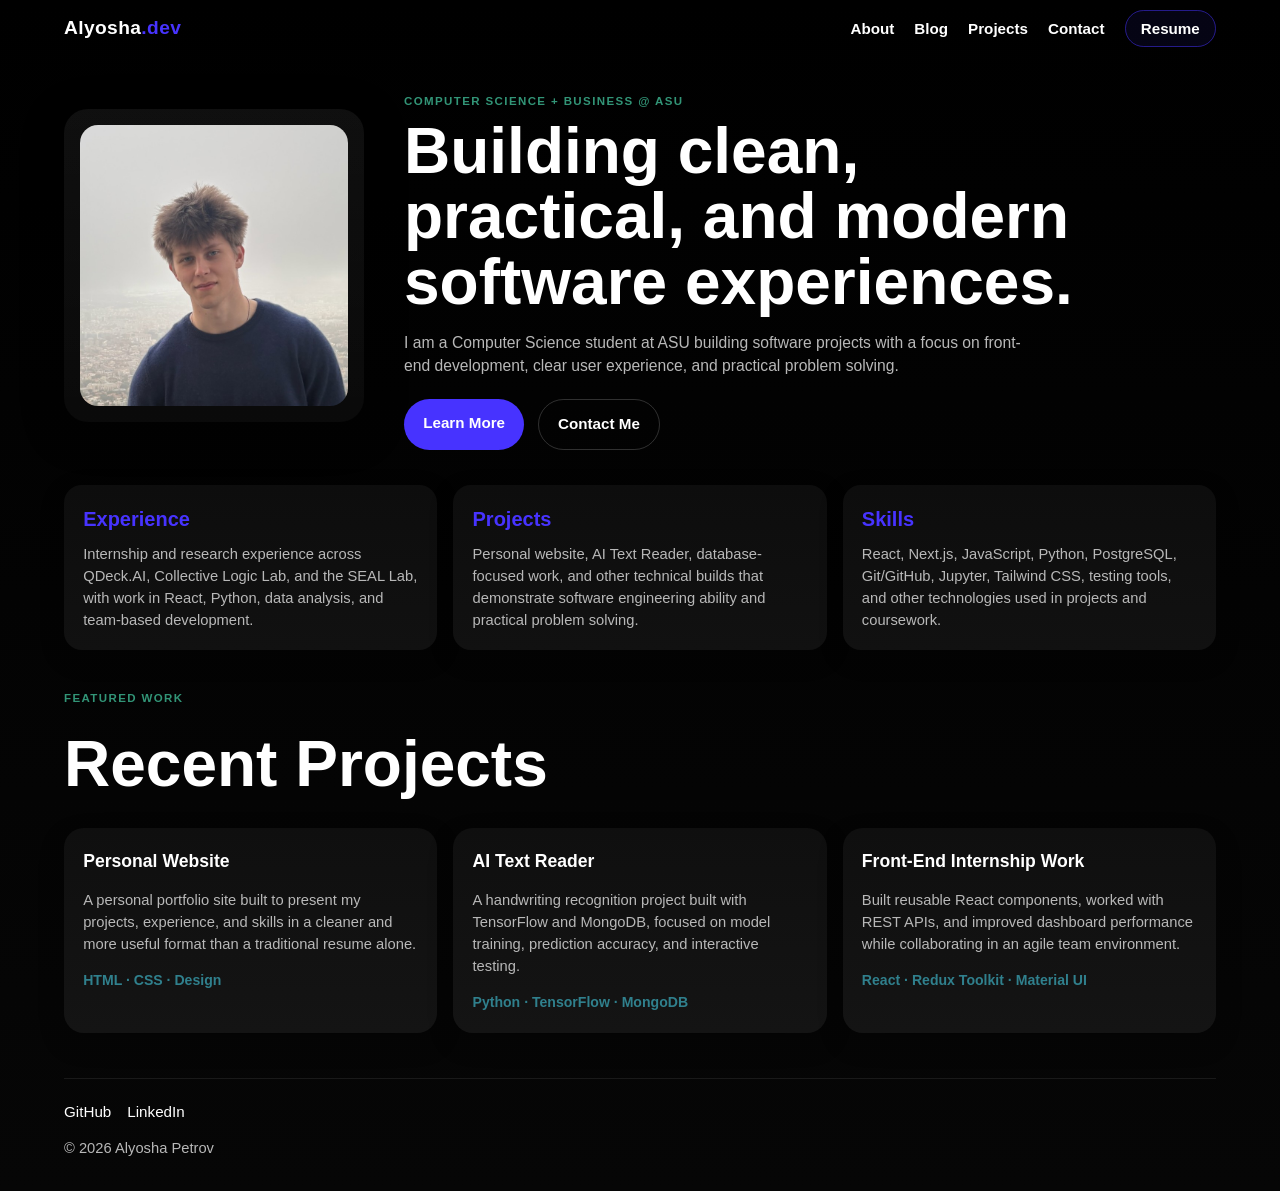
<file: index.html>
<!DOCTYPE html>
<html lang="en">
<head>
  <meta charset="UTF-8">
  <meta name="viewport" content="width=device-width, initial-scale=1.0">
  <meta name="description" content="Personal portfolio website for Alyosha Petrov.">
  <title>Alyosha Petrov | Portfolio</title>
  <link rel="stylesheet" href="style.css">

  <!-- Google tag (gtag.js) -->
<script async src="https://www.googletagmanager.com/gtag/js?id=G-X7VSQM3P6F"></script>
<script>
  window.dataLayer = window.dataLayer || [];
  function gtag(){dataLayer.push(arguments);}
  gtag('js', new Date());

  gtag('config', 'G-X7VSQM3P6F');
</script>

</head>
<body>
  <header class="site-header">
    <a href="index.html" class="logo">Alyosha<span>.dev</span></a>

    <nav class="site-nav">
      <ul>
        <li><a href="about.html">About</a></li>
        <li><a href="blog.html">Blog</a></li>
        <li><a href="projects.html">Projects</a></li>
        <li><a href="contact.html">Contact</a></li>
        <li><a class="resume-btn" href="resume.html">Resume</a></li>
      </ul>
    </nav>
  </header>

  <main>
    <section class="hero">
      <div class="hero-image">
        <img src="IMG_1624.JPG" alt="Headshot of Alyosha Petrov">
      </div>

      <div class="hero-text">
        <p class="eyebrow">Computer Science + Business @ ASU</p>
        <h1>Building clean, practical, and modern software experiences.</h1>
        <p class="hero-description">
          I am a Computer Science student at ASU building software projects with a focus
          on front-end development, clear user experience, and practical problem solving.
        </p>

        <div class="hero-buttons">
          <a class="primary-btn" href="about.html">Learn More</a>
          <a class="secondary-btn" href="contact.html">Contact Me</a>
        </div>
      </div>
    </section>

    <section class="highlights">
      <article class="highlight-card">
        <h2>Experience</h2>
        <p>
          Internship and research experience across QDeck.AI, Collective Logic Lab,
          and the SEAL Lab, with work in React, Python, data analysis, and team-based
          development.
        </p>
      </article>

      <article class="highlight-card">
        <h2>Projects</h2>
        <p>
          Personal website, AI Text Reader, database-focused work, and other technical
          builds that demonstrate software engineering ability and practical problem solving.
        </p>
      </article>

      <article class="highlight-card">
        <h2>Skills</h2>
        <p>
          React, Next.js, JavaScript, Python, PostgreSQL, Git/GitHub, Jupyter,
          Tailwind CSS, testing tools, and other technologies used in projects and coursework.
        </p>
      </article>
    </section>

    <section class="projects-preview">
      <div class="section-heading">
        <p class="eyebrow">Featured Work</p>
        <h2>Recent Projects</h2>
      </div>

      <div class="project-grid">
        <article class="project-card">
          <h3>Personal Website</h3>
          <p>
            A personal portfolio site built to present my projects, experience, and
            skills in a cleaner and more useful format than a traditional resume alone.
          </p>
          <span>HTML · CSS · Design</span>
        </article>

        <article class="project-card">
          <h3>AI Text Reader</h3>
          <p>
            A handwriting recognition project built with TensorFlow and MongoDB,
            focused on model training, prediction accuracy, and interactive testing.
          </p>
          <span>Python · TensorFlow · MongoDB</span>
        </article>

        <article class="project-card">
          <h3>Front-End Internship Work</h3>
          <p>
            Built reusable React components, worked with REST APIs, and improved
            dashboard performance while collaborating in an agile team environment.
          </p>
          <span>React · Redux Toolkit · Material UI</span>
        </article>
      </div>
    </section>
  </main>

  <footer class="site-footer">
    <div class="footer-links">
      <a href="https://github.com/alyoshavp" target="_blank">GitHub</a>
      <a href="https://www.linkedin.com/in/alexey-alyosha-petrov/" target="_blank">LinkedIn</a>
    </div>
    <p>&copy; 2026 Alyosha Petrov</p>
  </footer>
</body>
</html>
</file>
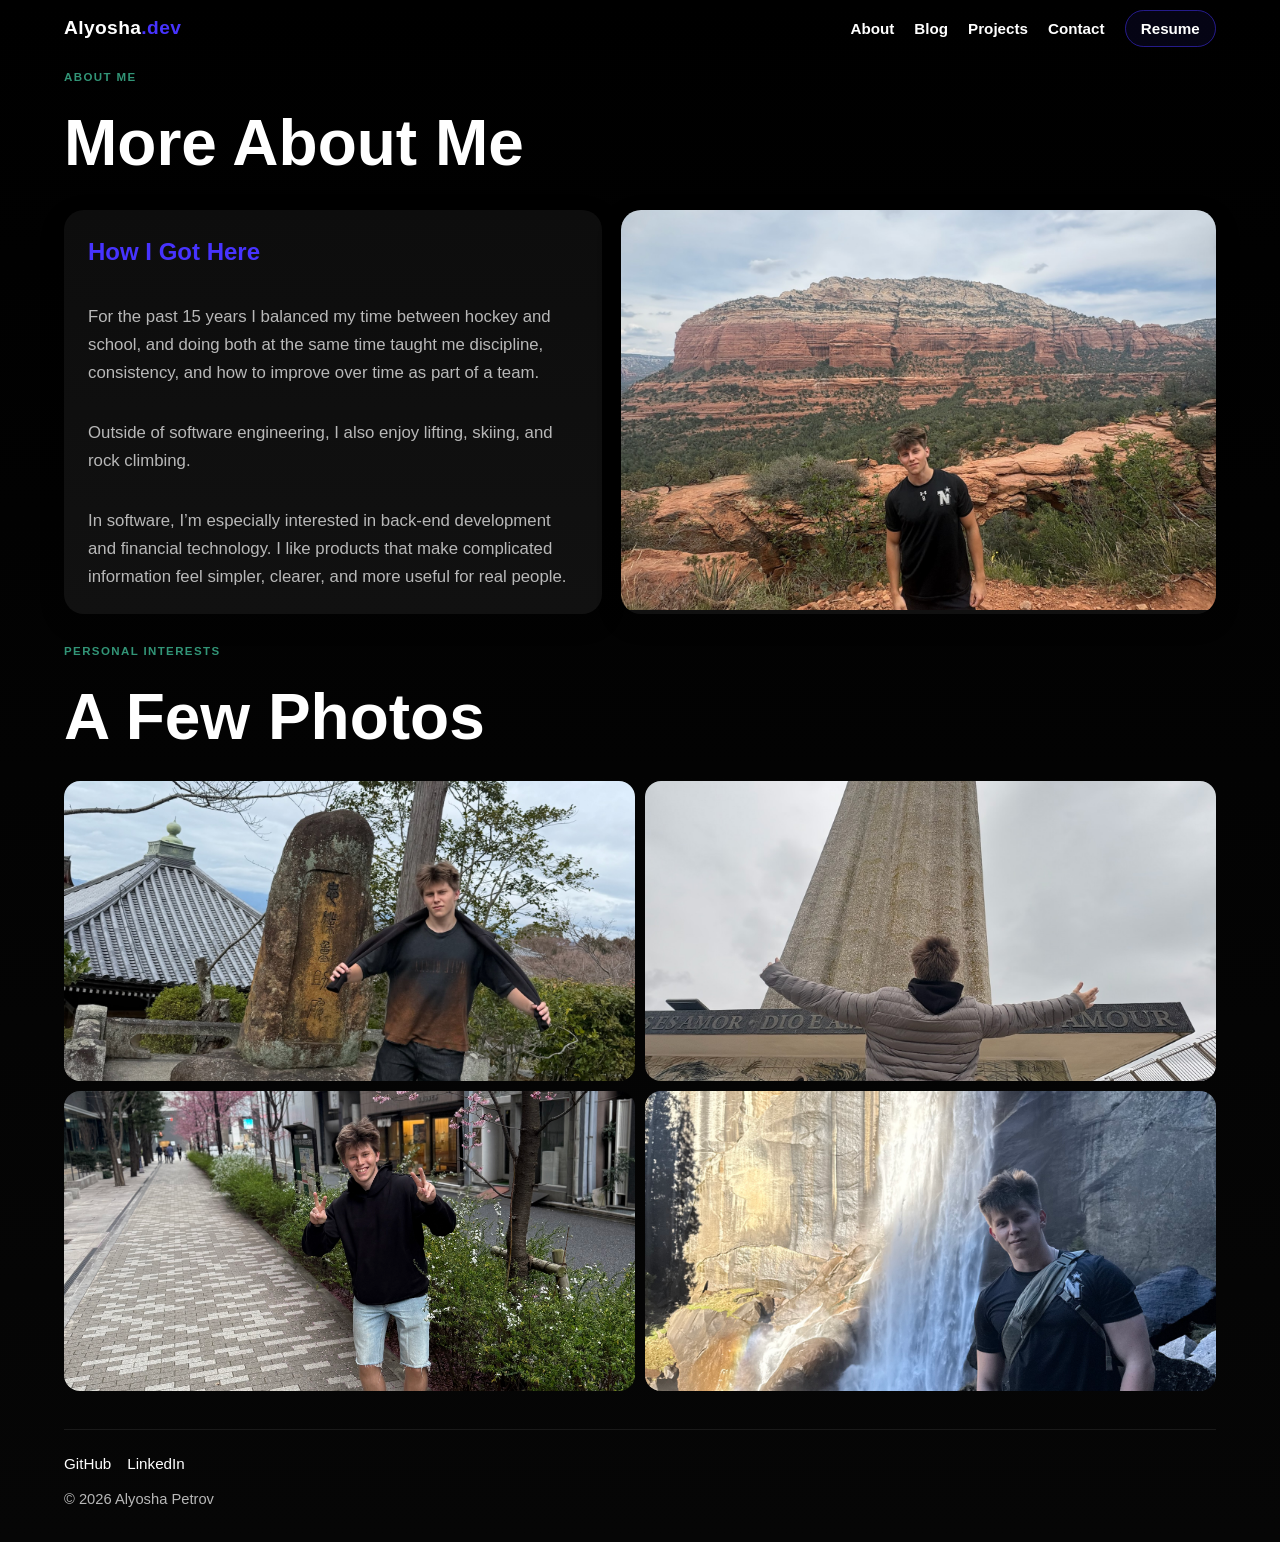
<file: about.html>
<!DOCTYPE html>
<html lang="en">
<head>
  <meta charset="UTF-8">
  <meta name="viewport" content="width=device-width, initial-scale=1.0">
  <meta name="description" content="About page for Alyosha Petrov's portfolio.">
  <title>About | Alyosha Petrov</title>
  <link rel="stylesheet" href="style.css">

  <!-- Google tag (gtag.js) -->
<script async src="https://www.googletagmanager.com/gtag/js?id=G-X7VSQM3P6F"></script>
<script>
  window.dataLayer = window.dataLayer || [];
  function gtag(){dataLayer.push(arguments);}
  gtag('js', new Date());

  gtag('config', 'G-X7VSQM3P6F');
</script>

</head>
<body>
  <header class="site-header">
    <a href="index.html" class="logo">Alyosha<span>.dev</span></a>

    <nav class="site-nav">
      <ul>
        <li><a href="about.html">About</a></li>
        <li><a href="blog.html">Blog</a></li>
        <li><a href="projects.html">Projects</a></li>
        <li><a href="contact.html">Contact</a></li>
        <li><a class="resume-btn" href="resume.html">Resume</a></li>
      </ul>
    </nav>
  </header>

  <main class="about-page">
    <section class="about-hero">
      <div class="section-heading">
        <p class="eyebrow">About Me</p>
        <h1>More About Me</h1>
      </div>
    </section>

    <section class="about-split">
      <div class="about-text-card">
        <h2>How I Got Here</h2>
        <p>
          For the past 15 years I balanced my time between hockey and school, and doing both at the
          same time taught me discipline, consistency, and how to improve over time as part of a team.
        </p>

        <p>
          Outside of software engineering, I also enjoy lifting, skiing, and rock climbing.
        </p>

        <p>
          In software, I’m especially interested in back-end development and financial technology.
          I like products that make complicated information feel simpler, clearer, and more useful
          for real people.
        </p>
      </div>

      <div class="about-image-card">
        <img src="IMG_0140.JPG" alt="Photo of Alyosha Petrov outdoors">
      </div>
    </section>

    <section class="about-gallery-section">
      <div class="section-heading">
        <p class="eyebrow">Personal Interests</p>
        <h2>A Few Photos</h2>
      </div>

      <div class="about-collage">
        <div class="collage-photo">
          <img src="IMG_0714.JPG" alt="Alyosha Petrov personal photo">
        </div>
        <div class="collage-photo">
          <img src="IMG_1020.JPG" alt="Alyosha Petrov travel photo">
        </div>
        <div class="collage-photo">
          <img src="IMG_6453.jpeg" alt="Alyosha Petrov outdoors photo">
        </div>
        <div class="collage-photo">
          <img src="IMG_8856.jpeg" alt="Alyosha Petrov lifestyle photo">
        </div>
      </div>
    </section>
  </main>

  <footer class="site-footer">
    <div class="footer-links">
      <a href="https://github.com/alyoshavp" target="_blank">GitHub</a>
      <a href="https://www.linkedin.com/in/alexey-alyosha-petrov/" target="_blank">LinkedIn</a>
    </div>
    <p>&copy; 2026 Alyosha Petrov</p>
  </footer>
</body>
</html>
</file>
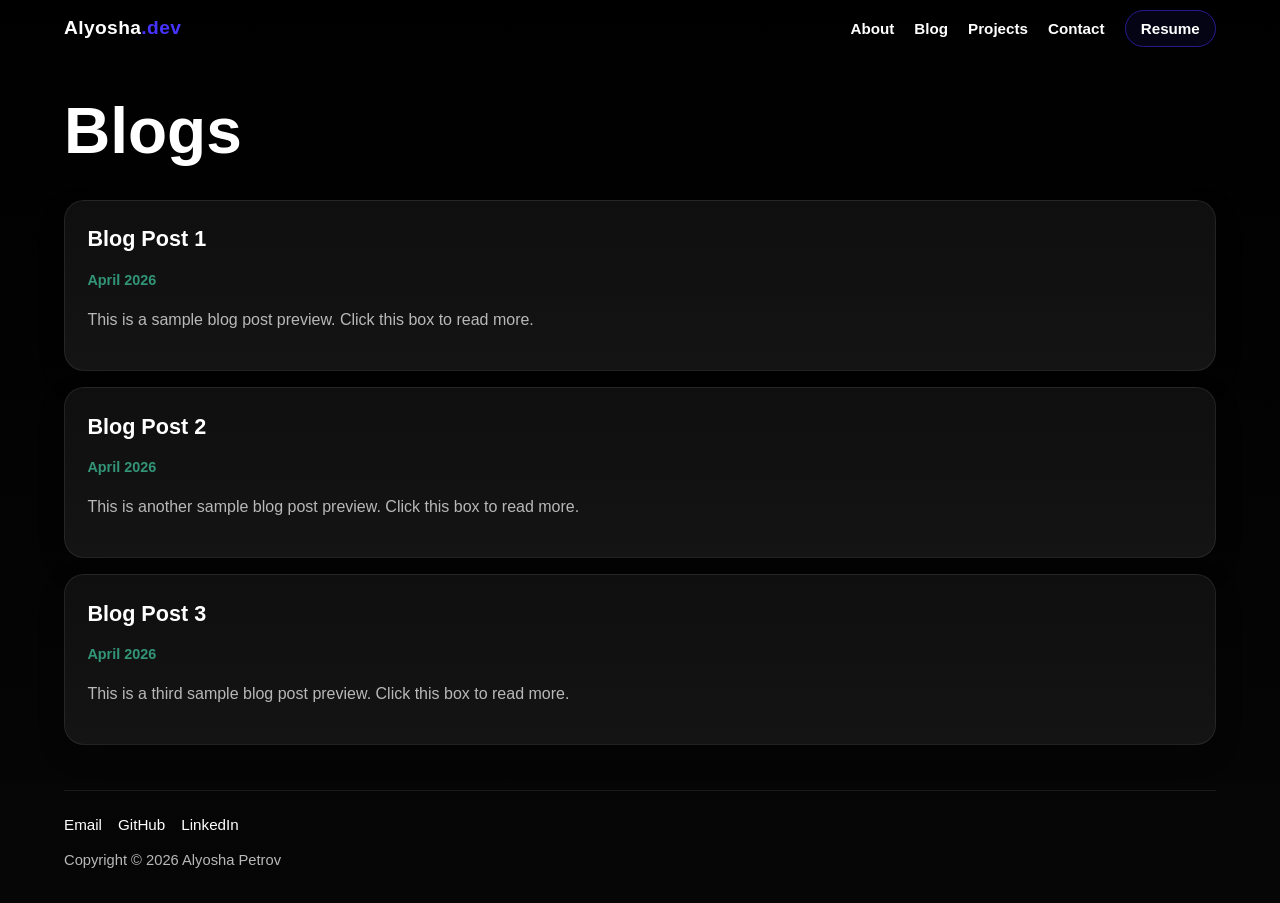
<file: blog.html>
<!DOCTYPE html>
<html lang="en">
<head>
  <meta charset="UTF-8">
  <meta name="viewport" content="width=device-width, initial-scale=1.0">
  <meta name="description" content="Blog page for Alyosha Petrov's portfolio.">
  <title>Alyosha Petrov | Blog</title>
  <link rel="stylesheet" href="style.css">

  <!-- Google tag (gtag.js) -->
  <script async src="https://www.googletagmanager.com/gtag/js?id=G-X7VSQM3P6F"></script>
  <script>
    window.dataLayer = window.dataLayer || [];
    function gtag(){dataLayer.push(arguments);}
    gtag('js', new Date());

    gtag('config', 'G-X7VSQM3P6F');
  </script>
</head>

<body>
  <header class="site-header">
    <a href="index.html" class="logo">Alyosha<span>.dev</span></a>

    <nav class="site-nav">
      <ul>
        <li><a href="about.html">About</a></li>
        <li><a href="blog.html">Blog</a></li>
        <li><a href="projects.html">Projects</a></li>
        <li><a href="contact.html">Contact</a></li>
        <li><a class="resume-btn" href="resume.html">Resume</a></li>
      </ul>
    </nav>
  </header>

  <main>
    <section class="page-hero">
      <h1>Blogs</h1>
    </section>

    <section class="blog-list">
      <a class="blog-row" href="blog1.html">
        <div>
          <h2>Blog Post 1</h2>
          <p class="blog-date">April 2026</p>
          <p>
            This is a sample blog post preview. Click this box to read more.
          </p>
        </div>
      </a>

      <a class="blog-row" href="blog2.html">
        <div>
          <h2>Blog Post 2</h2>
          <p class="blog-date">April 2026</p>
          <p>
            This is another sample blog post preview. Click this box to read more.
          </p>
        </div>
      </a>

      <a class="blog-row" href="blog3.html">
        <div>
          <h2>Blog Post 3</h2>
          <p class="blog-date">April 2026</p>
          <p>
            This is a third sample blog post preview. Click this box to read more.
          </p>
        </div>
      </a>
    </section>
  </main>

  <footer class="site-footer">
    <div class="footer-links">
      <a href="mailto:alyoshapetrov@icloud.com">Email</a>
      <a href="https://github.com/alyoshavp" target="_blank">GitHub</a>
      <a href="https://www.linkedin.com/in/alexey-alyosha-petrov/" target="_blank">LinkedIn</a>
    </div>

    <p>Copyright © 2026 Alyosha Petrov</p>
  </footer>
</body>
</html>
</file>
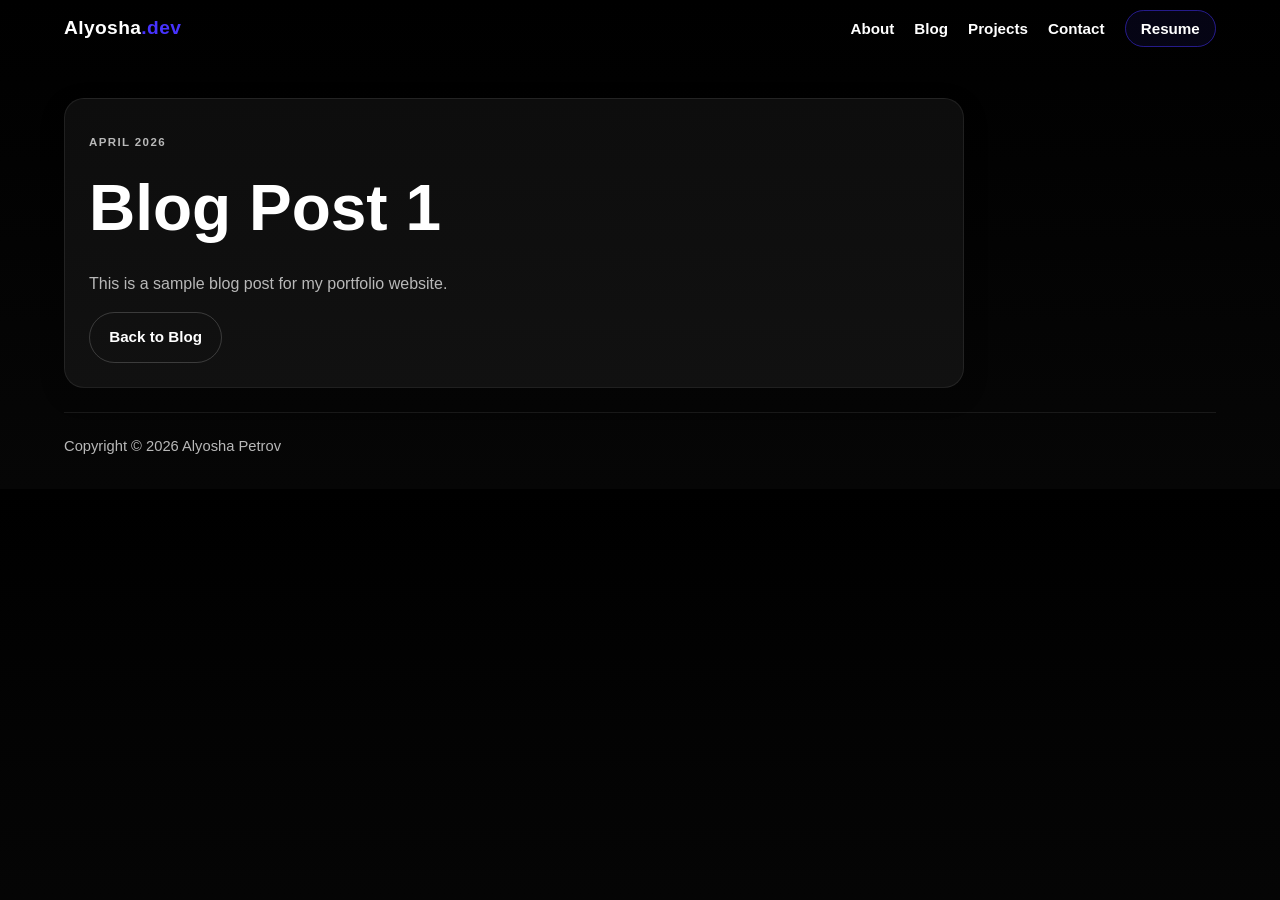
<file: blog1.html>
<!DOCTYPE html>
<html lang="en">
<head>
  <meta charset="UTF-8">
  <meta name="viewport" content="width=device-width, initial-scale=1.0">
  <meta name="description" content="Blog post 1 for Alyosha Petrov's portfolio.">
  <title>Alyosha Petrov | Blog Post 1</title>
  <link rel="stylesheet" href="style.css">

  <!-- Google tag (gtag.js) -->
  <script async src="https://www.googletagmanager.com/gtag/js?id=G-X7VSQM3P6F"></script>
  <script>
    window.dataLayer = window.dataLayer || [];
    function gtag(){dataLayer.push(arguments);}
    gtag('js', new Date());

    gtag('config', 'G-X7VSQM3P6F');
  </script>
</head>

<body>
  <header class="site-header">
    <a href="index.html" class="logo">Alyosha<span>.dev</span></a>

    <nav class="site-nav">
      <ul>
        <li><a href="about.html">About</a></li>
        <li><a href="blog.html">Blog</a></li>
        <li><a href="projects.html">Projects</a></li>
        <li><a href="contact.html">Contact</a></li>
        <li><a class="resume-btn" href="resume.html">Resume</a></li>
      </ul>
    </nav>
  </header>

  <main>
    <article class="content-card blog-post">
      <p class="eyebrow">April 2026</p>
      <h1>Blog Post 1</h1>
      <p>
        This is a sample blog post for my portfolio website.
      </p>
     

      <a class="secondary-link" href="blog.html">Back to Blog</a>
    </article>
  </main>

  <footer class="site-footer">
    <p>Copyright © 2026 Alyosha Petrov</p>
  </footer>
</body>
</html>
</file>
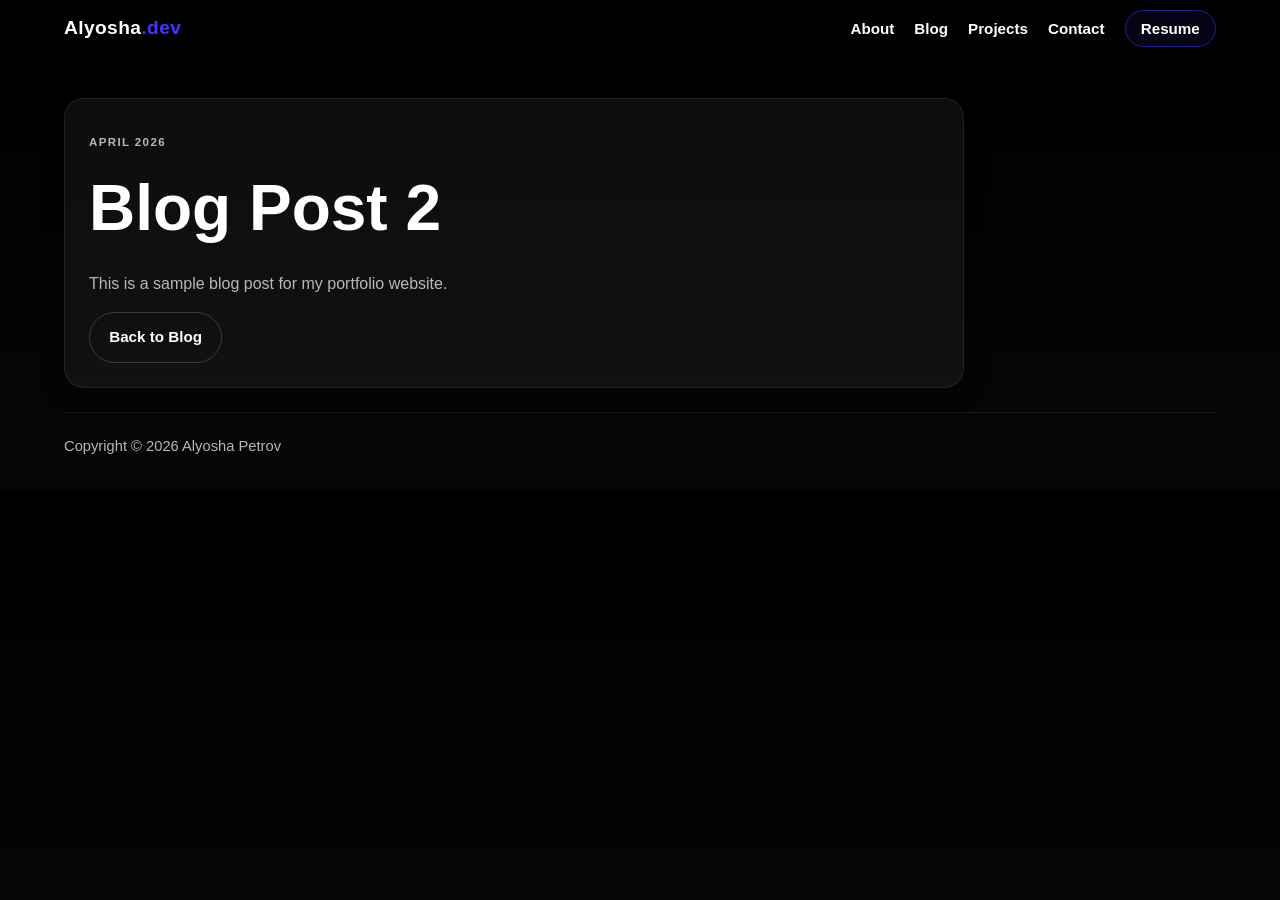
<file: blog2.html>
<!DOCTYPE html>
<html lang="en">
<head>
  <meta charset="UTF-8">
  <meta name="viewport" content="width=device-width, initial-scale=1.0">
  <meta name="description" content="Blog post 2 for Alyosha Petrov's portfolio.">
  <title>Alyosha Petrov | Blog Post 2</title>
  <link rel="stylesheet" href="style.css">

  <!-- Google tag (gtag.js) -->
  <script async src="https://www.googletagmanager.com/gtag/js?id=G-X7VSQM3P6F"></script>
  <script>
    window.dataLayer = window.dataLayer || [];
    function gtag(){dataLayer.push(arguments);}
    gtag('js', new Date());

    gtag('config', 'G-X7VSQM3P6F');
  </script>
</head>

<body>
  <header class="site-header">
    <a href="index.html" class="logo">Alyosha<span>.dev</span></a>

    <nav class="site-nav">
      <ul>
        <li><a href="about.html">About</a></li>
        <li><a href="blog.html">Blog</a></li>
        <li><a href="projects.html">Projects</a></li>
        <li><a href="contact.html">Contact</a></li>
        <li><a class="resume-btn" href="resume.html">Resume</a></li>
      </ul>
    </nav>
  </header>

  <main>
    <article class="content-card blog-post">
      <p class="eyebrow">April 2026</p>
      <h1>Blog Post 2</h1>
      <p>
        This is a sample blog post for my portfolio website.
      </p>

      <a class="secondary-link" href="blog.html">Back to Blog</a>
    </article>
  </main>

  <footer class="site-footer">
    <p>Copyright © 2026 Alyosha Petrov</p>
  </footer>
</body>
</html>
</file>
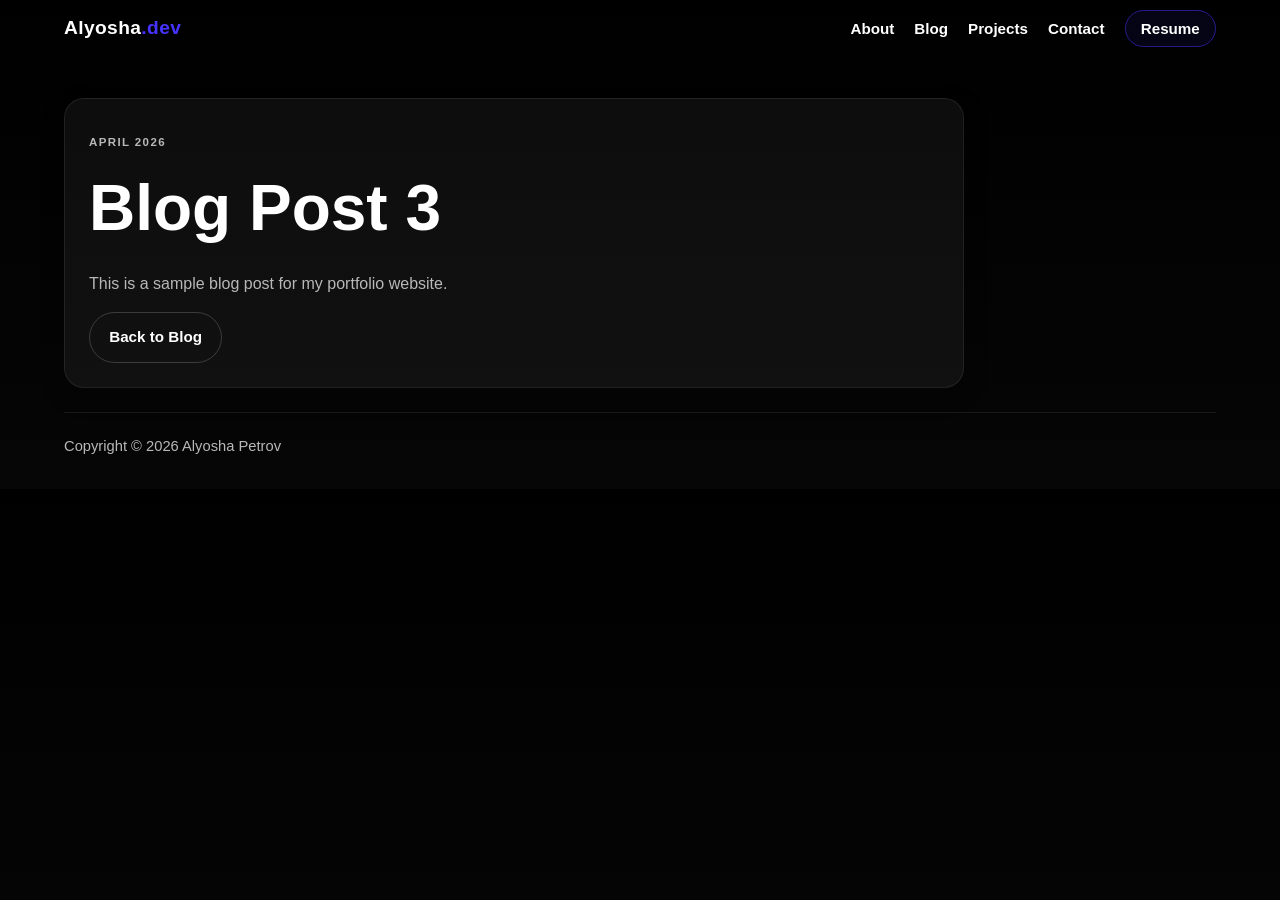
<file: blog3.html>
<!DOCTYPE html>
<html lang="en">
<head>
  <meta charset="UTF-8">
  <meta name="viewport" content="width=device-width, initial-scale=1.0">
  <meta name="description" content="Blog post 3 for Alyosha Petrov's portfolio.">
  <title>Alyosha Petrov | Blog Post 3</title>
  <link rel="stylesheet" href="style.css">

  <!-- Google tag (gtag.js) -->
  <script async src="https://www.googletagmanager.com/gtag/js?id=G-X7VSQM3P6F"></script>
  <script>
    window.dataLayer = window.dataLayer || [];
    function gtag(){dataLayer.push(arguments);}
    gtag('js', new Date());

    gtag('config', 'G-X7VSQM3P6F');
  </script>
</head>

<body>
  <header class="site-header">
    <a href="index.html" class="logo">Alyosha<span>.dev</span></a>

    <nav class="site-nav">
      <ul>
        <li><a href="about.html">About</a></li>
        <li><a href="blog.html">Blog</a></li>
        <li><a href="projects.html">Projects</a></li>
        <li><a href="contact.html">Contact</a></li>
        <li><a class="resume-btn" href="resume.html">Resume</a></li>
      </ul>
    </nav>
  </header>

  <main>
    <article class="content-card blog-post">
      <p class="eyebrow">April 2026</p>
      <h1>Blog Post 3</h1>
      <p>
        This is a sample blog post for my portfolio website.
      </p>

      <a class="secondary-link" href="blog.html">Back to Blog</a>
    </article>
  </main>

  <footer class="site-footer">
    <p>Copyright © 2026 Alyosha Petrov</p>
  </footer>
</body>
</html>
</file>
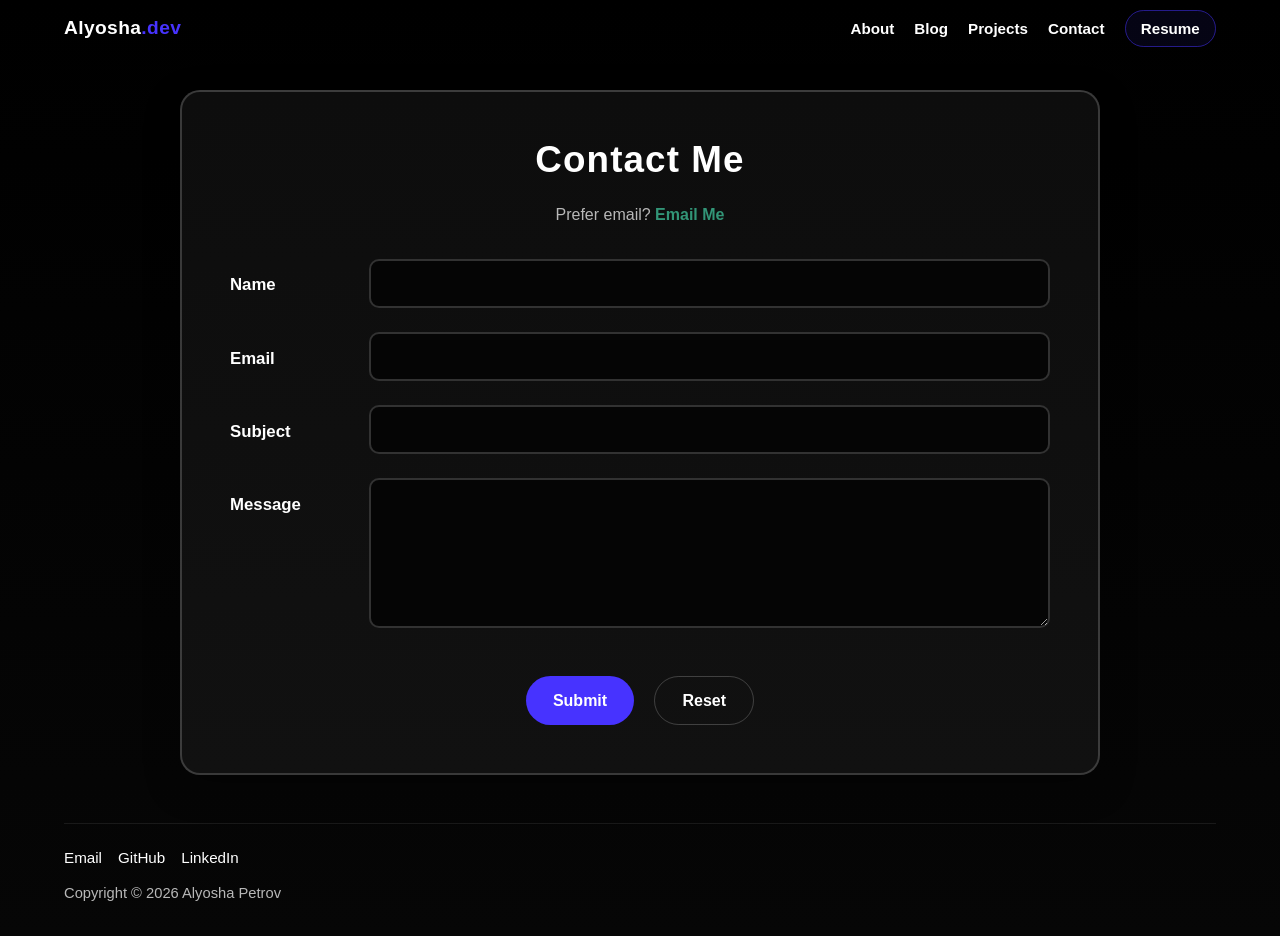
<file: contact.html>
<!DOCTYPE html>
<html lang="en">
<head>
  <meta charset="UTF-8">
  <meta name="viewport" content="width=device-width, initial-scale=1.0">
  <meta name="description" content="Contact page for Alyosha Petrov's portfolio.">
  <title>Alyosha Petrov | Contact</title>
  <link rel="stylesheet" href="style.css">

  <!-- Google tag (gtag.js) -->
  <script async src="https://www.googletagmanager.com/gtag/js?id=G-X7VSQM3P6F"></script>
  <script>
    window.dataLayer = window.dataLayer || [];
    function gtag(){dataLayer.push(arguments);}
    gtag('js', new Date());

    gtag('config', 'G-X7VSQM3P6F');
  </script>
</head>

<body>
  <header class="site-header">
    <a href="index.html" class="logo">Alyosha<span>.dev</span></a>

    <nav class="site-nav">
      <ul>
        <li><a href="about.html">About</a></li>
        <li><a href="blog.html">Blog</a></li>
        <li><a href="projects.html">Projects</a></li>
        <li><a href="contact.html">Contact</a></li>
        <li><a class="resume-btn" href="resume.html">Resume</a></li>
      </ul>
    </nav>
  </header>

  <main>
    <section class="contact-section">
      <div class="contact-box">
        <h1>Contact Me</h1>

        <p class="email-line">
          Prefer email?
          <a href="mailto:alyoshapetrov@icloud.com">Email Me</a>
        </p>

        <form class="contact-form" action="#" method="post">
          <div class="form-row">
            <label for="name">Name</label>
            <input type="text" id="name" name="name">
          </div>

          <div class="form-row">
            <label for="email">Email</label>
            <input type="email" id="email" name="email">
          </div>

          <div class="form-row">
            <label for="subject">Subject</label>
            <input type="text" id="subject" name="subject">
          </div>

          <div class="form-row">
            <label for="message">Message</label>
            <textarea id="message" name="message"></textarea>
          </div>

          <div class="form-buttons">
            <button type="submit">Submit</button>
            <button type="reset">Reset</button>
          </div>
        </form>
      </div>
    </section>
  </main>

  <footer class="site-footer">
    <div class="footer-links">
      <a href="mailto:alyoshapetrov@icloud.com">Email</a>
      <a href="https://github.com/alyoshavp" target="_blank">GitHub</a>
      <a href="https://www.linkedin.com/in/alexey-alyosha-petrov/" target="_blank">LinkedIn</a>
    </div>

    <p>Copyright © 2026 Alyosha Petrov</p>
  </footer>
</body>
</html>
</file>
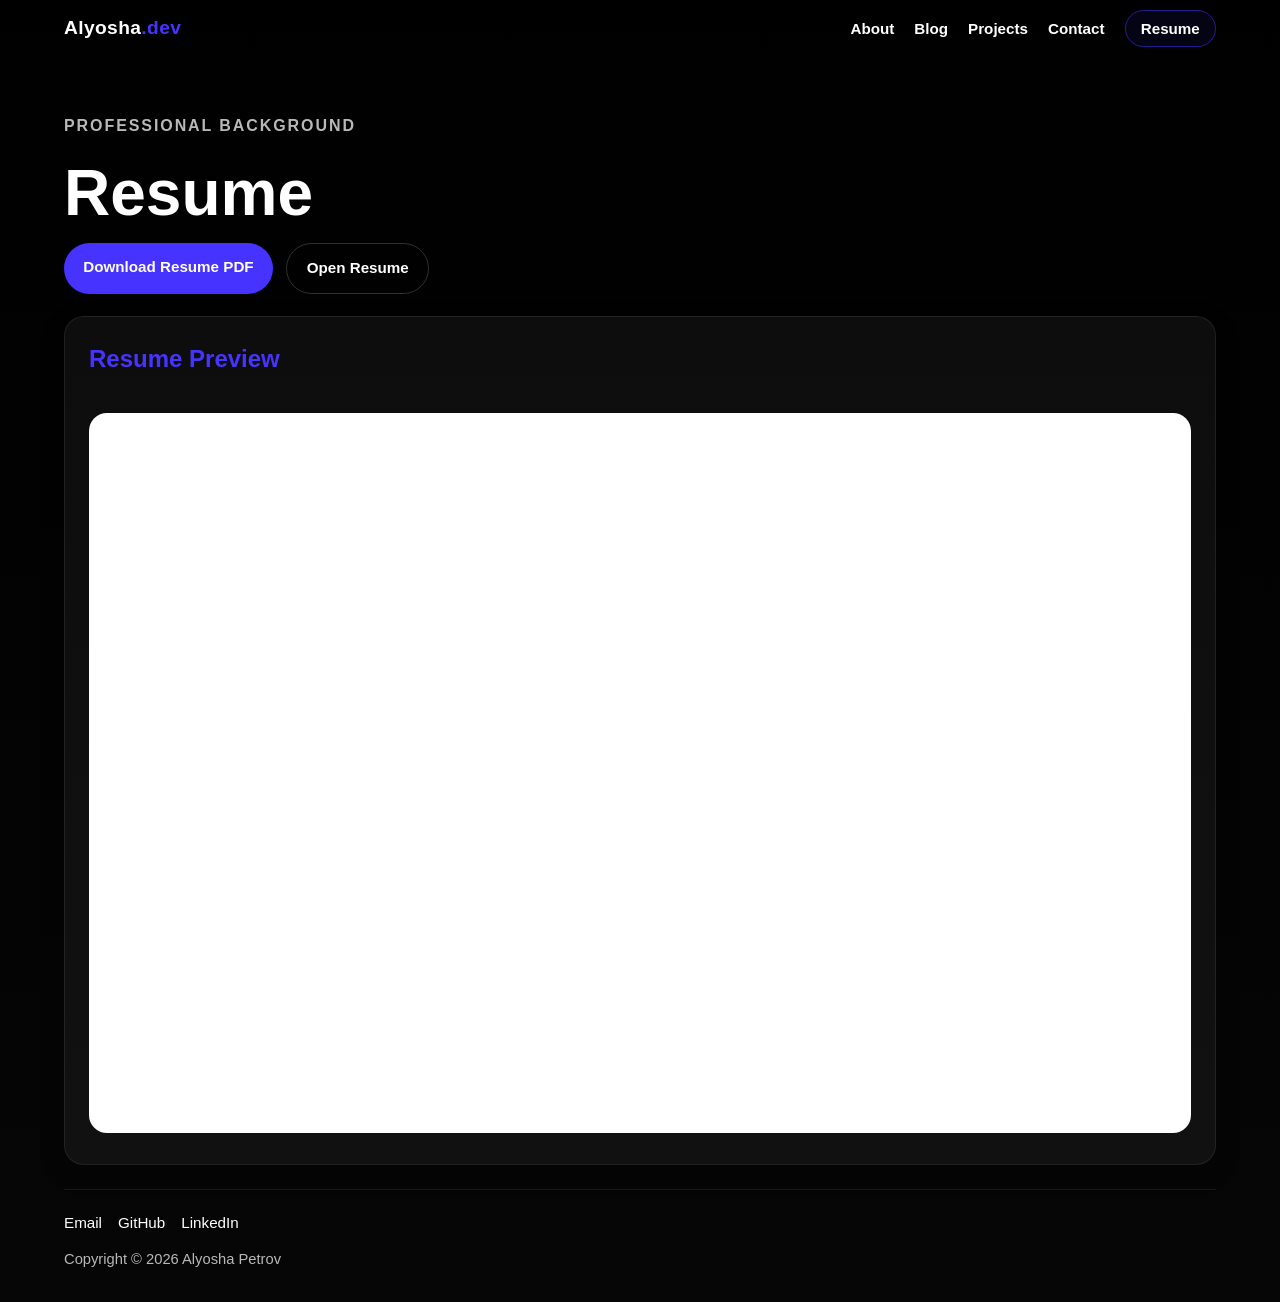
<file: resume.html>
<!DOCTYPE html>
<html lang="en">
<head>
  <meta charset="UTF-8">
  <meta name="viewport" content="width=device-width, initial-scale=1.0">
  <meta name="description" content="Resume page for Alyosha Petrov's portfolio.">
  <title>Alyosha Petrov | Resume</title>
  <link rel="stylesheet" href="style.css">

  <!-- Google tag (gtag.js) -->
  <script async src="https://www.googletagmanager.com/gtag/js?id=G-X7VSQM3P6F"></script>
  <script>
    window.dataLayer = window.dataLayer || [];
    function gtag(){dataLayer.push(arguments);}
    gtag('js', new Date());

    gtag('config', 'G-X7VSQM3P6F');
  </script>
</head>

<body>
  <header class="site-header">
    <a href="index.html" class="logo">Alyosha<span>.dev</span></a>

    <nav class="site-nav">
      <ul>
        <li><a href="about.html">About</a></li>
        <li><a href="blog.html">Blog</a></li>
        <li><a href="projects.html">Projects</a></li>
        <li><a href="contact.html">Contact</a></li>
        <li><a class="resume-btn" href="resume.html">Resume</a></li>
      </ul>
    </nav>
  </header>

  <main>
    <section class="page-hero">
      <p class="eyebrow">Professional Background</p>
      <h1>Resume</h1>


      <div class="resume-actions">
        <a class="primary-link" href="resume.pdf" download>Download Resume PDF</a>
        <a class="secondary-link" href="resume.pdf" target="_blank">Open Resume</a>
      </div>
    </section>

    <section class="content-card">
      <h2>Resume Preview</h2>


      <iframe class="resume-frame" src="resume.pdf" title="Alyosha Petrov Resume"></iframe>
    </section>
  </main>

  <footer class="site-footer">
    <div class="footer-links">
      <a href="mailto:alyoshapetrov@icloud.com">Email</a>
      <a href="https://github.com/alyoshavp" target="_blank">GitHub</a>
      <a href="https://www.linkedin.com/in/alexey-alyosha-petrov/" target="_blank">LinkedIn</a>
    </div>

    <p>Copyright © 2026 Alyosha Petrov</p>
  </footer>
</body>
</html>
</file>
<file: style.css>
:root {
  --text: #ffffff;
  --background: #000000;
  --primary: #4733ff;
  --secondary: #30808d;
  --accent: #329577;
  --panel: #0d0d0d;
  --panel-2: #111111;
  --muted: #b8b8b8;
  --border: rgba(255, 255, 255, 0.18);
}

* {
  box-sizing: border-box;
}

body {
  margin: 0;
  background: linear-gradient(180deg, #000000 0%, #060606 100%);
  color: var(--text);
  font-family: Arial, Helvetica, sans-serif;
  line-height: 1.5;
}

img {
  max-width: 100%;
  display: block;
}

.site-header {
  width: 90%;
  max-width: 1320px;
  margin: 0 auto;
  padding: 0.9rem 0;
  display: flex;
  justify-content: space-between;
  align-items: center;
}

.logo {
  font-size: 1.2rem;
  font-weight: 700;
  letter-spacing: 0.02em;
  text-decoration: none;
  color: var(--text);
}

.logo span {
  color: var(--primary);
}

.site-nav ul {
  list-style: none;
  display: flex;
  gap: 1.25rem;
  align-items: center;
  margin: 0;
  padding: 0;
}

.site-nav a {
  text-decoration: none;
  color: var(--text);
  font-weight: 600;
  transition: color 0.2s ease;
  font-size: 0.95rem;
}

.site-nav a:hover {
  color: var(--primary);
}

.resume-btn {
  padding: 0.55rem 0.95rem;
  border: 1px solid rgba(71, 51, 255, 0.5);
  border-radius: 999px;
  background: rgba(71, 51, 255, 0.08);
}

main {
  width: 90%;
  max-width: 1320px;
  margin: 0 auto;
}

.hero {
  display: grid;
  grid-template-columns: 300px 1fr;
  gap: 2.5rem;
  align-items: center;
  padding: 1.5rem 0 2.2rem;
}

.hero-image {
  background: linear-gradient(180deg, rgba(255, 255, 255, 0.06), rgba(255, 255, 255, 0.03));
  border-radius: 24px;
  padding: 1rem;
  box-shadow: 0 10px 40px rgba(0, 0, 0, 0.35);
}

.hero-image img {
  width: 100%;
  aspect-ratio: 1 / 1.05;
  object-fit: cover;
  border-radius: 18px;
}

.eyebrow {
  color: var(--accent);
  text-transform: uppercase;
  letter-spacing: 0.12em;
  font-size: 0.72rem;
  margin-bottom: 0.55rem;
  font-weight: 700;
}

.hero-text h1 {
  font-size: clamp(2.1rem, 5vw, 4rem);
  line-height: 1.02;
  margin: 0 0 0.75rem;
  max-width: 700px;
}

.hero-description {
  color: var(--muted);
  font-size: 0.98rem;
  max-width: 620px;
  margin-bottom: 1.35rem;
}

.hero-buttons {
  display: flex;
  gap: 0.85rem;
  flex-wrap: wrap;
}

.primary-btn,
.secondary-btn,
.primary-link,
.secondary-link {
  text-decoration: none;
  padding: 0.8rem 1.2rem;
  border-radius: 999px;
  font-weight: 700;
  transition: transform 0.2s ease, background 0.2s ease, border-color 0.2s ease;
  font-size: 0.95rem;
  display: inline-block;
}

.primary-btn,
.primary-link {
  background: var(--primary);
  color: var(--text);
}

.primary-btn:hover,
.primary-link:hover {
  transform: translateY(-2px);
}

.secondary-btn,
.secondary-link {
  color: var(--text);
  border: 1px solid rgba(255, 255, 255, 0.18);
  background: transparent;
}

.secondary-btn:hover,
.secondary-link:hover {
  background: rgba(255, 255, 255, 0.05);
  transform: translateY(-2px);
}

.highlights {
  display: grid;
  grid-template-columns: repeat(3, 1fr);
  gap: 1rem;
  margin-bottom: 2.5rem;
}

.highlight-card {
  background: linear-gradient(180deg, var(--panel) 0%, var(--panel-2) 100%);
  padding: 1.2rem;
  border-radius: 18px;
  box-shadow: 0 8px 24px rgba(0, 0, 0, 0.22);
}

.highlight-card h2 {
  margin-top: 0;
  margin-bottom: 0.55rem;
  color: var(--primary);
  font-size: 1.25rem;
}

.highlight-card p {
  margin: 0;
  color: var(--muted);
  font-size: 0.92rem;
}

.projects-preview {
  margin-bottom: 2.8rem;
}

.section-heading h1,
.section-heading h2 {
  font-size: clamp(2rem, 5vw, 4rem);
  margin-top: 0;
  margin-bottom: 1rem;
}

.project-grid {
  display: grid;
  grid-template-columns: repeat(3, 1fr);
  gap: 1rem;
}

.project-card {
  background: linear-gradient(180deg, #0f0f0f 0%, #141414 100%);
  border-radius: 20px;
  padding: 1.2rem;
  box-shadow: 0 10px 24px rgba(0, 0, 0, 0.26);
}

.project-card h3 {
  margin-top: 0;
  margin-bottom: 0.6rem;
  color: var(--text);
  font-size: 1.1rem;
}

.project-card p {
  color: var(--muted);
  margin-bottom: 0.8rem;
  font-size: 0.92rem;
}

.project-card span {
  color: var(--secondary);
  font-weight: 700;
  font-size: 0.88rem;
}

.page-hero {
  padding: 2.5rem 0 1.4rem;
}

.page-hero h1 {
  font-size: clamp(2.2rem, 5vw, 4rem);
  line-height: 1.05;
  margin: 0 0 0.8rem;
}

.page-hero p {
  color: var(--muted);
  max-width: 780px;
  font-size: 1rem;
  margin-bottom: 1.4rem;
}

.content-card {
  background: linear-gradient(180deg, var(--panel) 0%, var(--panel-2) 100%);
  border-radius: 20px;
  padding: 1.5rem;
  margin-bottom: 1.5rem;
  box-shadow: 0 8px 24px rgba(0, 0, 0, 0.22);
  border: 1px solid rgba(255, 255, 255, 0.08);
}

.content-card h1 {
  font-size: clamp(2.1rem, 5vw, 4rem);
  margin-top: 0;
  margin-bottom: 1rem;
}

.content-card h2 {
  margin-top: 0;
  color: var(--primary);
  font-size: 1.5rem;
}

.content-card p {
  color: var(--muted);
}

.table-wrapper {
  width: 100%;
  overflow-x: auto;
  margin-top: 1.2rem;
}

table {
  width: 100%;
  border-collapse: collapse;
  background: #050505;
  border-radius: 14px;
  overflow: hidden;
}

th,
td {
  border: 1px solid rgba(255, 255, 255, 0.14);
  padding: 1rem;
  text-align: left;
  vertical-align: top;
}

th {
  background: rgba(71, 51, 255, 0.18);
  color: var(--text);
  font-weight: 700;
}

td {
  color: var(--muted);
}

video {
  width: 100%;
  max-width: 850px;
  display: block;
  margin-top: 1rem;
  border-radius: 18px;
  border: 1px solid rgba(255, 255, 255, 0.14);
  background: #000000;
}

.blog-list {
  display: grid;
  gap: 1rem;
  margin-bottom: 2.8rem;
}

.blog-row {
  display: block;
  text-decoration: none;
  color: var(--text);
  background: linear-gradient(180deg, #0f0f0f 0%, #141414 100%);
  border-radius: 20px;
  padding: 1.4rem;
  box-shadow: 0 10px 24px rgba(0, 0, 0, 0.26);
  border: 1px solid rgba(255, 255, 255, 0.08);
  transition: transform 0.2s ease, border-color 0.2s ease;
}

.blog-row:hover {
  transform: translateY(-2px);
  border-color: rgba(71, 51, 255, 0.55);
}

.blog-row h2 {
  margin-top: 0;
  margin-bottom: 0.4rem;
  color: var(--text);
  font-size: 1.35rem;
}

.blog-row p {
  color: var(--muted);
  max-width: 850px;
}

.blog-date {
  color: var(--accent) !important;
  font-weight: 700;
  font-size: 0.9rem !important;
  margin-bottom: 0.6rem;
}

.blog-post {
  margin-top: 2.5rem;
  max-width: 900px;
}

.resume-frame {
  width: 100%;
  height: 720px;
  border: 1px solid rgba(255, 255, 255, 0.14);
  border-radius: 18px;
  background: #ffffff;
  margin-top: 1rem;
}

.resume-actions {
  display: flex;
  gap: 0.85rem;
  flex-wrap: wrap;
  margin-top: 1rem;
}

.about-page {
  max-width: 1380px;
}

.about-hero {
  margin-bottom: 1.2rem;
}

.about-split {
  display: grid;
  grid-template-columns: 0.95fr 1.05fr;
  gap: 1.2rem;
  margin-bottom: 1.8rem;
  align-items: stretch;
}

.about-text-card,
.about-image-card {
  background: linear-gradient(180deg, #0d0d0d 0%, #111111 100%);
  border-radius: 20px;
  padding: 1.5rem;
  box-shadow: 0 8px 24px rgba(0, 0, 0, 0.22);
}

.about-text-card {
  min-height: 400px;
  display: flex;
  flex-direction: column;
  justify-content: center;
}

.about-text-card h2 {
  margin-top: 0;
  margin-bottom: 1rem;
  color: var(--primary);
  font-size: 1.5rem;
}

.about-text-card p {
  color: var(--muted);
  margin-bottom: 1rem;
  font-size: 1.05rem;
  line-height: 1.65;
}

.about-text-card p:last-child {
  margin-bottom: 0;
}

.about-image-card {
  padding: 0;
  overflow: hidden;
}

.about-image-card img {
  width: 100%;
  height: 400px;
  object-fit: cover;
  object-position: center;
  display: block;
}

.about-gallery-section {
  margin-bottom: 2.4rem;
}

.about-collage {
  display: grid;
  grid-template-columns: repeat(2, 1fr);
  gap: 0.6rem;
  align-items: stretch;
}

.collage-photo {
  border-radius: 16px;
  overflow: hidden;
  height: 300px;
}

.collage-photo img {
  width: 100%;
  height: 100%;
  object-fit: cover;
  object-position: center;
  display: block;
}

.contact-section {
  min-height: 72vh;
  display: flex;
  align-items: center;
  justify-content: center;
  padding: 2rem 0 3rem;
}

.contact-box {
  width: 100%;
  max-width: 920px;
  border: 2px solid rgba(255, 255, 255, 0.18);
  border-radius: 20px;
  background: linear-gradient(180deg, #0d0d0d 0%, #111111 100%);
  padding: 2.5rem 3rem 3rem;
  box-shadow: 0 12px 34px rgba(0, 0, 0, 0.34);
}

.contact-box h1 {
  text-align: center;
  margin-top: 0;
  margin-bottom: 2.5rem;
  font-size: 2.3rem;
  letter-spacing: 0.03em;
}

.email-line {
  text-align: center;
  color: var(--muted);
  margin-top: -1.5rem;
  margin-bottom: 2rem;
}

.email-line a {
  color: var(--accent);
  font-weight: 700;
  text-decoration: none;
}

.email-line a:hover {
  color: var(--primary);
}

.contact-form {
  display: flex;
  flex-direction: column;
  gap: 1.5rem;
}

.form-row {
  display: grid;
  grid-template-columns: 120px 1fr;
  align-items: start;
  gap: 1.2rem;
}

.form-row label {
  font-weight: 700;
  color: var(--text);
  font-size: 1.05rem;
  padding-top: 0.85rem;
}

.form-row input,
.form-row textarea {
  width: 100%;
  padding: 0.85rem 1rem;
  border: 2px solid rgba(255, 255, 255, 0.18);
  border-radius: 10px;
  background: #050505;
  color: var(--text);
  font-family: Arial, Helvetica, sans-serif;
  font-size: 1rem;
}

.form-row textarea {
  min-height: 150px;
  resize: vertical;
}

.form-buttons {
  display: flex;
  justify-content: center;
  gap: 1.25rem;
  margin-top: 1.5rem;
  flex-wrap: wrap;
}

.form-buttons button {
  padding: 0.9rem 1.7rem;
  border: none;
  border-radius: 999px;
  background: var(--primary);
  color: var(--text);
  font-weight: 700;
  cursor: pointer;
  font-size: 1rem;
}

.form-buttons button[type="reset"] {
  background: transparent;
  border: 1px solid rgba(255, 255, 255, 0.2);
}

.form-buttons button:hover {
  opacity: 0.92;
}

.site-footer {
  width: 90%;
  max-width: 1320px;
  margin: 0 auto;
  padding: 1.4rem 0 2rem;
  border-top: 1px solid rgba(255, 255, 255, 0.08);
}

.footer-links {
  display: flex;
  gap: 1rem;
  flex-wrap: wrap;
  margin-bottom: 0.8rem;
}

.footer-links a {
  text-decoration: none;
  color: var(--text);
  font-size: 0.95rem;
}

.footer-links a:hover {
  color: var(--accent);
}

.site-footer p {
  margin: 0;
  color: var(--muted);
  font-size: 0.92rem;
}

@media (max-width: 900px) {
  .hero {
    grid-template-columns: 1fr;
    gap: 1.5rem;
    padding-top: 1.2rem;
  }

  .hero-image {
    max-width: 320px;
  }

  .highlights {
    grid-template-columns: 1fr;
  }

  .project-grid {
    grid-template-columns: 1fr;
  }

  .about-split {
    grid-template-columns: 1fr;
  }

  .about-collage {
    grid-template-columns: 1fr;
    gap: 0.75rem;
  }

  .about-text-card {
    min-height: auto;
  }

  .about-image-card img {
    height: 340px;
  }

  .collage-photo {
    height: 280px;
  }

  .contact-box {
    max-width: 760px;
    padding: 2rem 2rem 2.3rem;
  }

  .resume-frame {
    height: 560px;
  }
}

@media (max-width: 700px) {
  .site-header {
    flex-direction: column;
    gap: 0.8rem;
  }

  .site-nav ul {
    justify-content: center;
    flex-wrap: wrap;
    gap: 0.85rem;
  }

  .hero-text h1 {
    font-size: 2.2rem;
  }

  .page-hero h1 {
    font-size: 2.2rem;
  }

  .content-card {
    padding: 1.1rem;
  }

  th,
  td {
    padding: 0.75rem;
    font-size: 0.9rem;
  }

  .contact-section {
    min-height: auto;
    padding: 1.5rem 0 2.5rem;
  }

  .contact-box {
    padding: 1.5rem 1.2rem 2rem;
  }

  .form-row {
    grid-template-columns: 1fr;
    gap: 0.45rem;
  }

  .form-row label {
    padding-top: 0;
  }

  .contact-box h1 {
    font-size: 1.8rem;
    margin-bottom: 1.8rem;
  }

  .collage-photo {
    height: 280px;
  }

  .resume-frame {
    height: 440px;
  }
}
</file>
